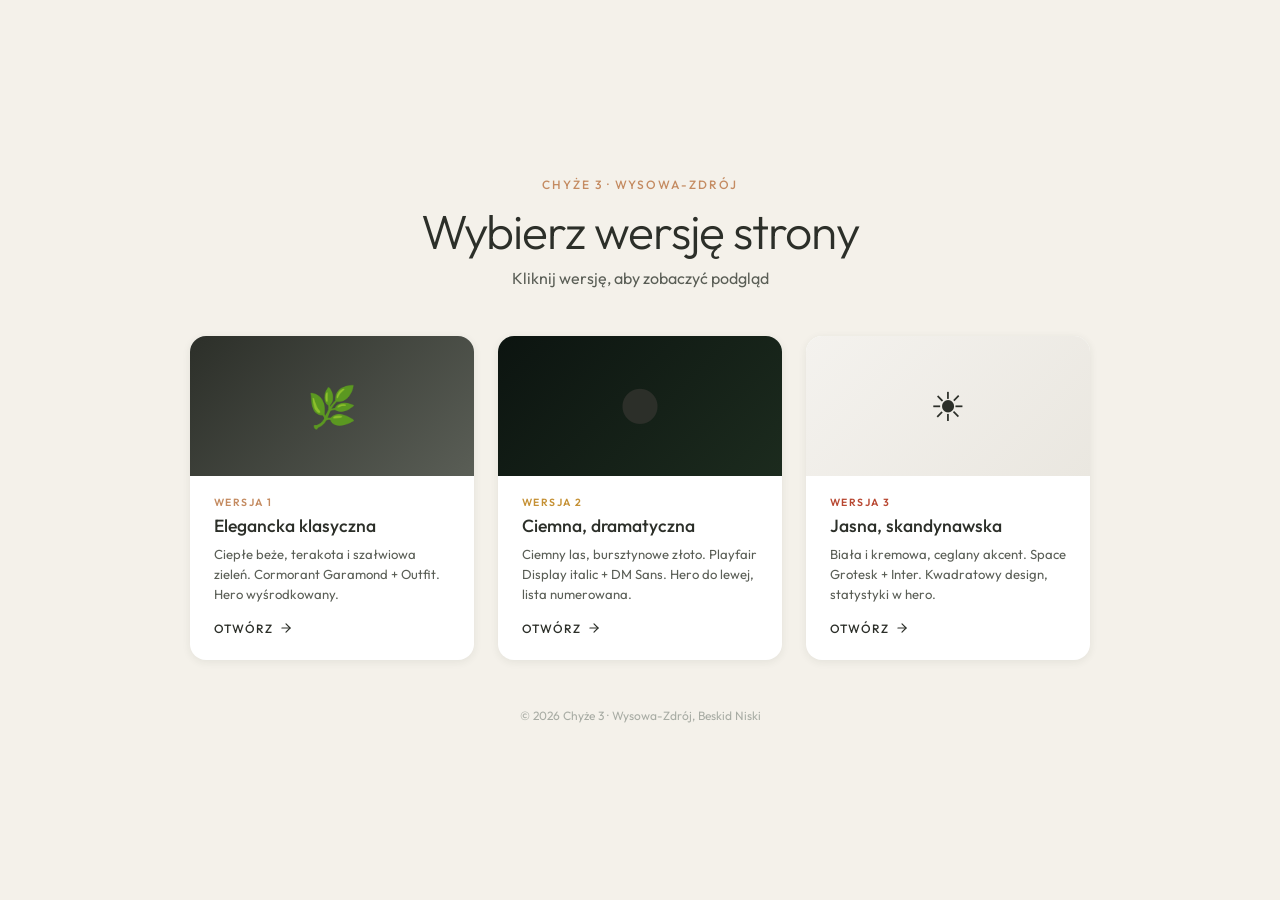
<file: index.html>
<!doctype html>
<html lang="pl">
  <head>
    <meta charset="UTF-8" />
    <meta name="viewport" content="width=device-width, initial-scale=1.0" />
    <title>Chyże 3 – Wybór wersji strony</title>
    <link rel="preconnect" href="https://fonts.googleapis.com" />
    <link rel="preconnect" href="https://fonts.gstatic.com" crossorigin />
    <link
      href="https://fonts.googleapis.com/css2?family=Outfit:wght@300;400;500;600&display=swap"
      rel="stylesheet"
    />
    <style>
      *,
      *::before,
      *::after {
        box-sizing: border-box;
        margin: 0;
        padding: 0;
      }
      body {
        font-family: "Outfit", system-ui, sans-serif;
        background: #f4f1ea;
        color: #2c2f29;
        min-height: 100vh;
        display: flex;
        flex-direction: column;
        align-items: center;
        justify-content: center;
        padding: 2rem;
      }
      header {
        text-align: center;
        margin-bottom: 3rem;
      }
      header p {
        font-size: 0.75rem;
        font-weight: 500;
        letter-spacing: 0.16em;
        text-transform: uppercase;
        color: #c48b61;
        margin-bottom: 0.75rem;
      }
      header h1 {
        font-size: clamp(1.8rem, 5vw, 3rem);
        font-weight: 300;
        letter-spacing: -0.02em;
        line-height: 1.15;
      }
      header span {
        display: block;
        font-size: 1rem;
        font-weight: 400;
        color: #5a5e56;
        margin-top: 0.5rem;
      }
      .grid {
        display: grid;
        grid-template-columns: repeat(3, 1fr);
        gap: 1.5rem;
        max-width: 900px;
        width: 100%;
      }
      .card {
        background: #fff;
        border-radius: 16px;
        overflow: hidden;
        text-decoration: none;
        color: inherit;
        box-shadow: 0 2px 8px rgba(44, 47, 41, 0.08);
        transition:
          transform 0.25s ease,
          box-shadow 0.25s ease;
        display: flex;
        flex-direction: column;
      }
      .card:hover {
        transform: translateY(-5px);
        box-shadow: 0 12px 36px rgba(44, 47, 41, 0.14);
      }
      .card__preview {
        height: 140px;
        display: flex;
        align-items: center;
        justify-content: center;
        font-size: 2.5rem;
      }
      .card--v1 .card__preview {
        background: linear-gradient(135deg, #2c2f29 0%, #5a5e56 100%);
      }
      .card--v2 .card__preview {
        background: linear-gradient(135deg, #0c1410 0%, #1c2b1e 100%);
      }
      .card--v3 .card__preview {
        background: linear-gradient(135deg, #f4f2ee 0%, #eae7e0 100%);
      }
      .card__body {
        padding: 1.25rem 1.5rem 1.5rem;
        flex: 1;
        display: flex;
        flex-direction: column;
      }
      .card__label {
        font-size: 0.65rem;
        font-weight: 600;
        letter-spacing: 0.14em;
        text-transform: uppercase;
        margin-bottom: 0.35rem;
      }
      .card--v1 .card__label {
        color: #c48b61;
      }
      .card--v2 .card__label {
        color: #c59135;
      }
      .card--v3 .card__label {
        color: #b84832;
      }
      .card__title {
        font-size: 1.1rem;
        font-weight: 500;
        margin-bottom: 0.4rem;
      }
      .card__desc {
        font-size: 0.82rem;
        color: #5a5e56;
        line-height: 1.55;
        flex: 1;
      }
      .card__cta {
        display: inline-flex;
        align-items: center;
        gap: 0.4rem;
        margin-top: 1rem;
        font-size: 0.75rem;
        font-weight: 500;
        letter-spacing: 0.08em;
        text-transform: uppercase;
        color: #2c2f29;
      }
      .card__cta svg {
        transition: transform 0.2s;
      }
      .card:hover .card__cta svg {
        transform: translateX(4px);
      }
      footer {
        margin-top: 3rem;
        font-size: 0.75rem;
        color: #a8aca4;
      }
      @media (max-width: 680px) {
        .grid {
          grid-template-columns: 1fr;
        }
      }
    </style>
  </head>
  <body>
    <header>
      <p>Chyże 3 · Wysowa-Zdrój</p>
      <h1>Wybierz wersję strony</h1>
      <span>Kliknij wersję, aby zobaczyć podgląd</span>
    </header>

    <div class="grid">
      <a href="version1/index.html" class="card card--v1">
        <div class="card__preview">🌿</div>
        <div class="card__body">
          <span class="card__label">Wersja 1</span>
          <div class="card__title">Elegancka klasyczna</div>
          <p class="card__desc">
            Ciepłe beże, terakota i szałwiowa zieleń. Cormorant Garamond +
            Outfit. Hero wyśrodkowany.
          </p>
          <span class="card__cta">
            Otwórz
            <svg
              width="14"
              height="14"
              viewBox="0 0 24 24"
              fill="none"
              stroke="currentColor"
              stroke-width="2"
              stroke-linecap="round"
              stroke-linejoin="round"
            >
              <line x1="5" y1="12" x2="19" y2="12" />
              <polyline points="12 5 19 12 12 19" />
            </svg>
          </span>
        </div>
      </a>

      <a href="version2/index.html" class="card card--v2">
        <div class="card__preview">🌑</div>
        <div class="card__body">
          <span class="card__label">Wersja 2</span>
          <div class="card__title">Ciemna, dramatyczna</div>
          <p class="card__desc">
            Ciemny las, bursztynowe złoto. Playfair Display italic + DM Sans.
            Hero do lewej, lista numerowana.
          </p>
          <span class="card__cta">
            Otwórz
            <svg
              width="14"
              height="14"
              viewBox="0 0 24 24"
              fill="none"
              stroke="currentColor"
              stroke-width="2"
              stroke-linecap="round"
              stroke-linejoin="round"
            >
              <line x1="5" y1="12" x2="19" y2="12" />
              <polyline points="12 5 19 12 12 19" />
            </svg>
          </span>
        </div>
      </a>

      <a href="version3/index.html" class="card card--v3">
        <div class="card__preview">☀️</div>
        <div class="card__body">
          <span class="card__label">Wersja 3</span>
          <div class="card__title">Jasna, skandynawska</div>
          <p class="card__desc">
            Biała i kremowa, ceglany akcent. Space Grotesk + Inter. Kwadratowy
            design, statystyki w hero.
          </p>
          <span class="card__cta">
            Otwórz
            <svg
              width="14"
              height="14"
              viewBox="0 0 24 24"
              fill="none"
              stroke="currentColor"
              stroke-width="2"
              stroke-linecap="round"
              stroke-linejoin="round"
            >
              <line x1="5" y1="12" x2="19" y2="12" />
              <polyline points="12 5 19 12 12 19" />
            </svg>
          </span>
        </div>
      </a>
    </div>

    <footer>© 2026 Chyże 3 · Wysowa-Zdrój, Beskid Niski</footer>
  </body>
</html>
</file>
